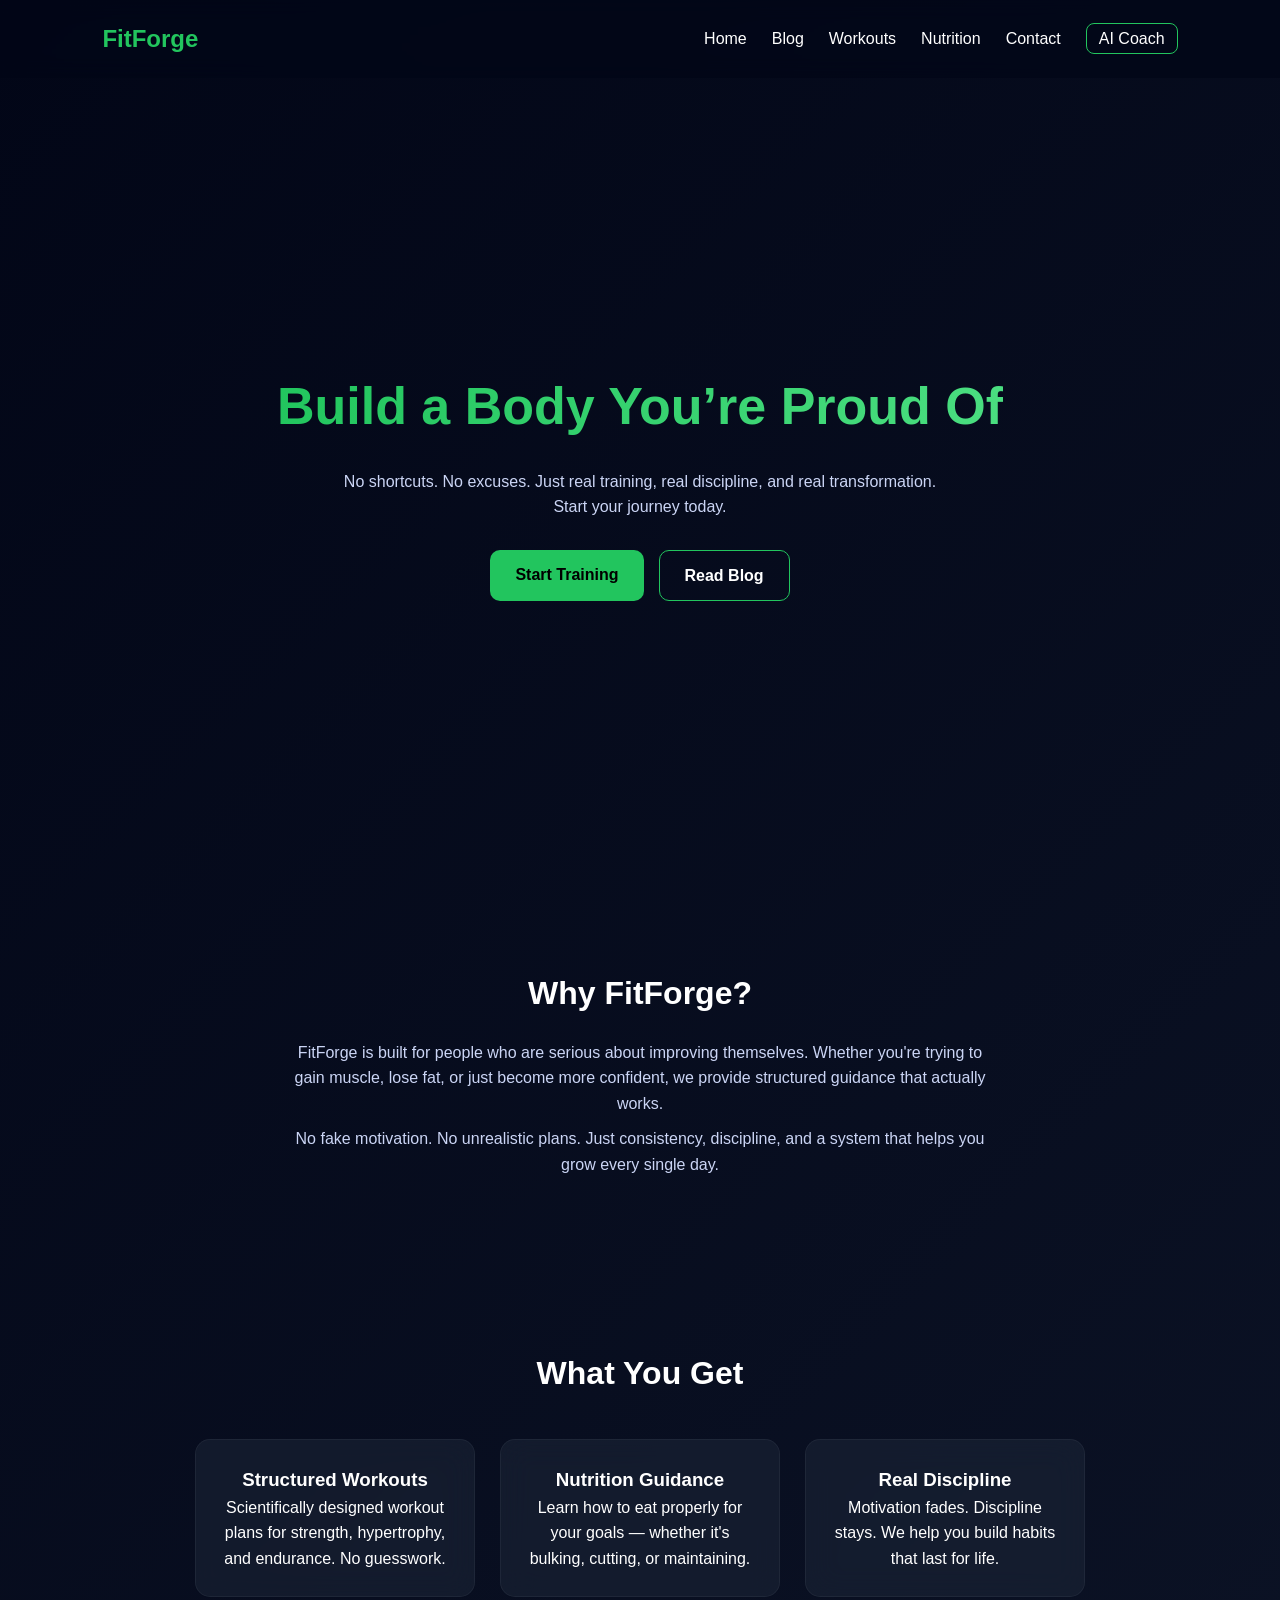
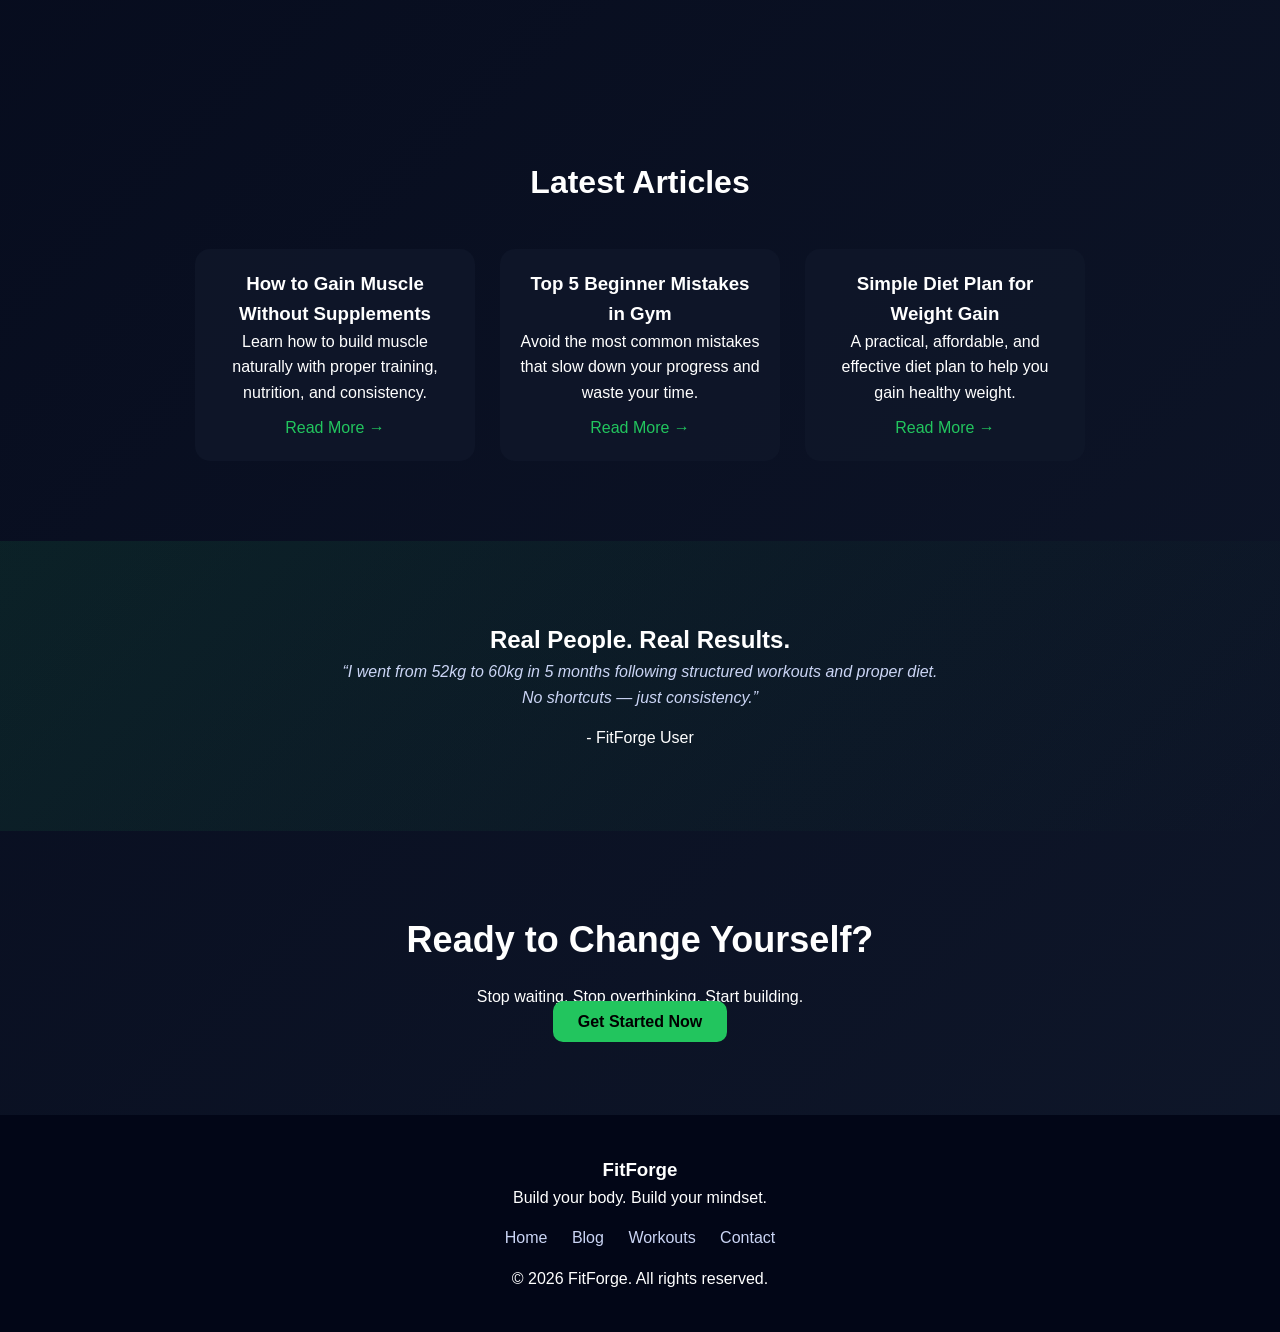
<file: index.html>
<!DOCTYPE html>
<html lang="en">
<head>
  <meta charset="UTF-8">
  <meta name="viewport" content="width=device-width, initial-scale=1.0">
  <title>FitForge | Transform Yourself</title>
  <link rel="stylesheet" href="style.css">
</head>

<body>

<!-- ================= NAVBAR ================= -->
<header>
  <nav class="navbar">
    <h1 class="logo">FitForge</h1>
    <ul class="nav-links">
      <li><a href="#">Home</a></li>
      <li><a href="blog.html">Blog</a></li>
      <li><a href="workouts.html">Workouts</a></li>
      <li><a href="contact.html">Nutrition</a></li>
      <li><a href="contact.html">Contact</a></li>
      <li><a href="ai.html" class="ai-btn">AI Coach</a></li>
    </ul>
  </nav>
</header>


<!-- ================= HERO SECTION ================= -->
<section class="hero">
  <div class="hero-content">
    <h2>Build a Body You’re Proud Of</h2>
    <p>
      No shortcuts. No excuses. Just real training, real discipline, 
      and real transformation. Start your journey today.
    </p>
    <div class="hero-buttons">
      <a href="#" class="btn primary">Start Training</a>
      <a href="#" class="btn secondary">Read Blog</a>
    </div>
  </div>
</section>


<!-- ================= ABOUT ================= -->
<section class="about">
  <div class="about-content">
    <h2>Why FitForge?</h2>
    <p>
      FitForge is built for people who are serious about improving themselves.
      Whether you're trying to gain muscle, lose fat, or just become more confident,
      we provide structured guidance that actually works.
    </p>
    <p>
      No fake motivation. No unrealistic plans. Just consistency, discipline,
      and a system that helps you grow every single day.
    </p>
  </div>
</section>


<!-- ================= FEATURES ================= -->
<section class="features">
  <h2 class="section-title">What You Get</h2>

  <div class="features-container">

    <div class="card">
      <h3>Structured Workouts</h3>
      <p>
        Scientifically designed workout plans for strength, hypertrophy,
        and endurance. No guesswork.
      </p>
    </div>

    <div class="card">
      <h3>Nutrition Guidance</h3>
      <p>
        Learn how to eat properly for your goals — whether it's bulking,
        cutting, or maintaining.
      </p>
    </div>

    <div class="card">
      <h3>Real Discipline</h3>
      <p>
        Motivation fades. Discipline stays. We help you build habits
        that last for life.
      </p>
    </div>

  </div>
</section>


<!-- ================= BLOG PREVIEW ================= -->
<section class="blog-preview">
  <h2 class="section-title">Latest Articles</h2>

  <div class="blog-container">

    <div class="blog-card">
      <h3>How to Gain Muscle Without Supplements</h3>
      <p>
        Learn how to build muscle naturally with proper training,
        nutrition, and consistency.
      </p>
      <a href="#">Read More →</a>
    </div>

    <div class="blog-card">
      <h3>Top 5 Beginner Mistakes in Gym</h3>
      <p>
        Avoid the most common mistakes that slow down your progress
        and waste your time.
      </p>
      <a href="#">Read More →</a>
    </div>

    <div class="blog-card">
      <h3>Simple Diet Plan for Weight Gain</h3>
      <p>
        A practical, affordable, and effective diet plan to help
        you gain healthy weight.
      </p>
      <a href="#">Read More →</a>
    </div>

  </div>
</section>


<!-- ================= TESTIMONIAL ================= -->
<section class="testimonial">
  <div class="testimonial-content">
    <h2>Real People. Real Results.</h2>
    <p>
      “I went from 52kg to 60kg in 5 months following structured workouts 
      and proper diet. No shortcuts — just consistency.”
    </p>
    <span>- FitForge User</span>
  </div>
</section>


<!-- ================= CTA ================= -->
<section class="cta">
  <h2>Ready to Change Yourself?</h2>
  <p>
    Stop waiting. Stop overthinking. Start building.
  </p>
  <a href="#" class="btn primary">Get Started Now</a>
</section>


<!-- ================= FOOTER ================= -->
<footer>
  <div class="footer-content">
    <h3>FitForge</h3>
    <p>Build your body. Build your mindset.</p>

    <div class="footer-links">
      <a href="#">Home</a>
      <a href="#">Blog</a>
      <a href="#">Workouts</a>
      <a href="#">Contact</a>
    </div>

    <p class="copyright">© 2026 FitForge. All rights reserved.</p>
  </div>
</footer>


</body>
</html>
</file>
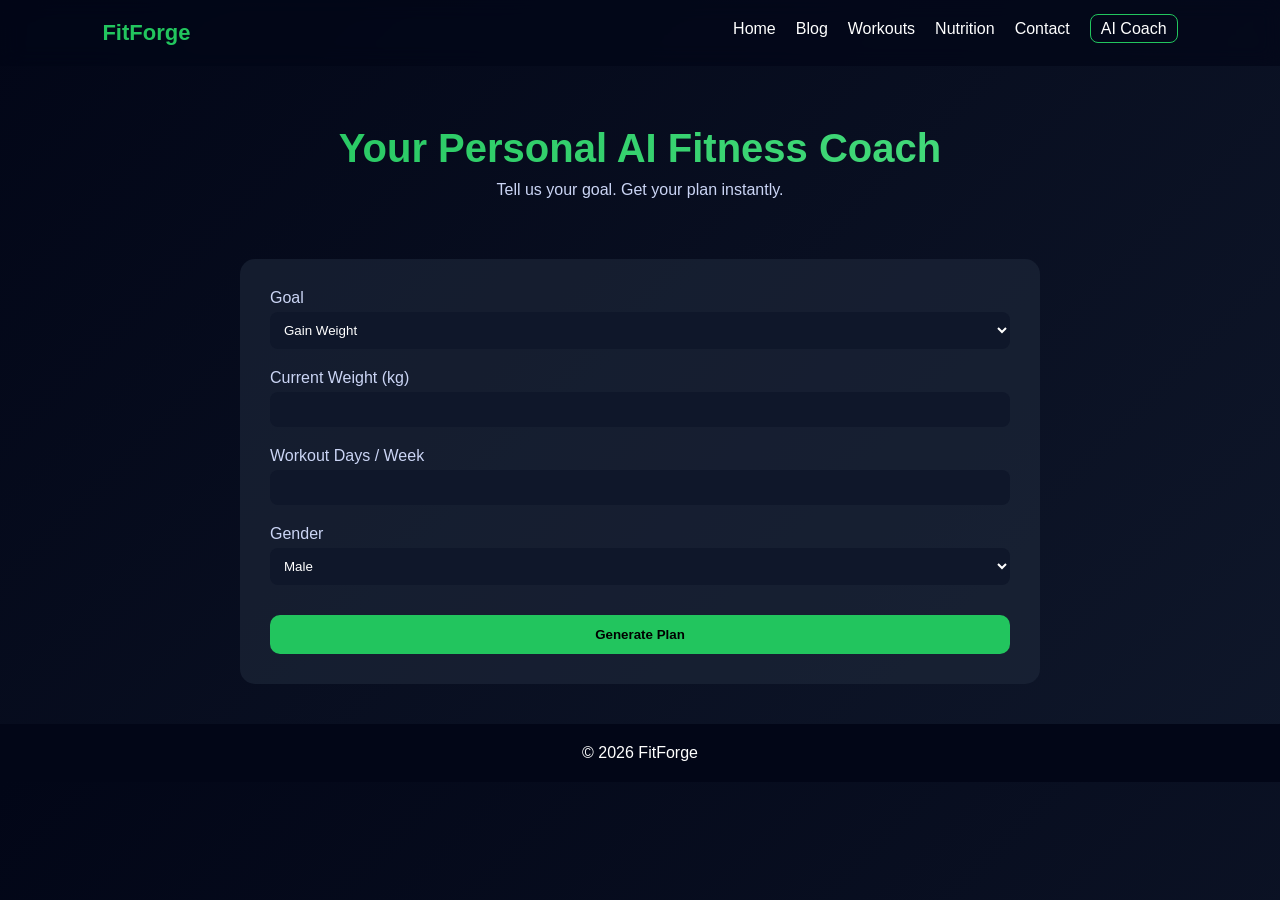
<file: ai.html>
<!DOCTYPE html>
<html lang="en">
<head>
  <meta charset="UTF-8">
  <meta name="viewport" content="width=device-width, initial-scale=1.0">
  <title>AI Coach | FitForge</title>

  <style>
    * {
      margin: 0;
      padding: 0;
      box-sizing: border-box;
      font-family: 'Segoe UI', sans-serif;
    }

    body {
      background: linear-gradient(135deg, #020617, #0f172a);
      color: white;
    }

    /* NAVBAR */
    .navbar {
      display: flex;
      justify-content: space-between;
      padding: 20px 8%;
      background: rgba(2, 6, 23, 0.7);
      backdrop-filter: blur(10px);
    }

    .logo {
      color: #22c55e;
      font-weight: bold;
      font-size: 22px;
    }

    .nav-links {
      display: flex;
      gap: 20px;
      list-style: none;
    }

    .nav-links a {
      text-decoration: none;
      color: white;
    }

    .nav-links a:hover {
      color: #22c55e;
    }

    .ai-btn {
      border: 1px solid #22c55e;
      padding: 5px 10px;
      border-radius: 8px;
    }

    /* HERO */
    .hero {
      text-align: center;
      padding: 60px 10%;
    }

    .hero h2 {
      font-size: 40px;
      background: linear-gradient(90deg, #22c55e, #4ade80);
      -webkit-background-clip: text;
      color: transparent;
    }

    .hero p {
      color: #cbd5f5;
      margin-top: 10px;
    }

    /* CONTAINER */
    .ai-container {
      max-width: 800px;
      margin: auto;
      padding: 30px;
      background: rgba(30, 41, 59, 0.6);
      border-radius: 15px;
    }

    .input-group {
      margin-bottom: 20px;
    }

    .input-group label {
      display: block;
      margin-bottom: 5px;
      color: #cbd5f5;
    }

    .input-group input,
    .input-group select {
      width: 100%;
      padding: 10px;
      border-radius: 8px;
      border: none;
      outline: none;
      background: #0f172a;
      color: white;
    }

    /* BUTTON */
    button {
      width: 100%;
      padding: 12px;
      border: none;
      background: #22c55e;
      color: black;
      font-weight: bold;
      border-radius: 10px;
      cursor: pointer;
      margin-top: 10px;
      transition: 0.3s;
    }

    button:hover {
      box-shadow: 0 0 20px #22c55e;
    }

    /* OUTPUT */
    .output {
      margin-top: 30px;
      padding: 20px;
      border-radius: 10px;
      background: rgba(15, 23, 42, 0.9);
      display: none;
    }

    .output h3 {
      margin-bottom: 10px;
      color: #22c55e;
    }

    footer {
      text-align: center;
      padding: 20px;
      margin-top: 40px;
      background: #020617;
    }

  </style>
</head>

<body>

<header>
  <nav class="navbar">
    <h1 class="logo">FitForge</h1>
    <ul class="nav-links">
      <li><a href="index.html">Home</a></li>
      <li><a href="blog.html">Blog</a></li>
      <li><a href="workouts.html">Workouts</a></li>
      <li><a href="nutrition.html">Nutrition</a></li>
      <li><a href="contact.html">Contact</a></li>
      <li><a href="ai.html" class="ai-btn">AI Coach</a></li>
    </ul>
  </nav>
</header>

<section class="hero">
  <h2>Your Personal AI Fitness Coach</h2>
  <p>Tell us your goal. Get your plan instantly.</p>
</section>

<section class="ai-container">

  <div class="input-group">
    <label>Goal</label>
    <select id="goal">
      <option>Gain Weight</option>
      <option>Lose Fat</option>
      <option>Build Muscle</option>
    </select>
  </div>

  <div class="input-group">
    <label>Current Weight (kg)</label>
    <input type="number" id="weight">
  </div>

  <div class="input-group">
    <label>Workout Days / Week</label>
    <input type="number" id="days">
  </div>

  <div class="input-group">
    <label>Gender</label>
    <select id="gender">
      <option>Male</option>
      <option>Female</option>
    </select>
  </div>

  <button onclick="generatePlan()">Generate Plan</button>

  <div class="output" id="outputBox">
    <h3>Your Plan</h3>
    <p id="result"></p>
  </div>

</section>

<footer>
  <p>© 2026 FitForge</p>
</footer>

<script>
  function generatePlan() {
    let goal = document.getElementById("goal").value;
    let days = document.getElementById("days").value;

    let plan = "";

    if(goal === "Gain Weight") {
      plan = "Eat in calorie surplus. Focus on rice, paneer, milk, nuts. Train 4-5 days with compound lifts.";
    }
    else if(goal === "Lose Fat") {
      plan = "Maintain calorie deficit. Increase protein intake. Do cardio + weight training " + days + " days/week.";
    }
    else {
      plan = "Train heavy with progressive overload. Focus on protein intake and proper recovery.";
    }

    document.getElementById("outputBox").style.display = "block";
    document.getElementById("result").innerText = plan;
  }
</script>

</body>
</html>
</file>
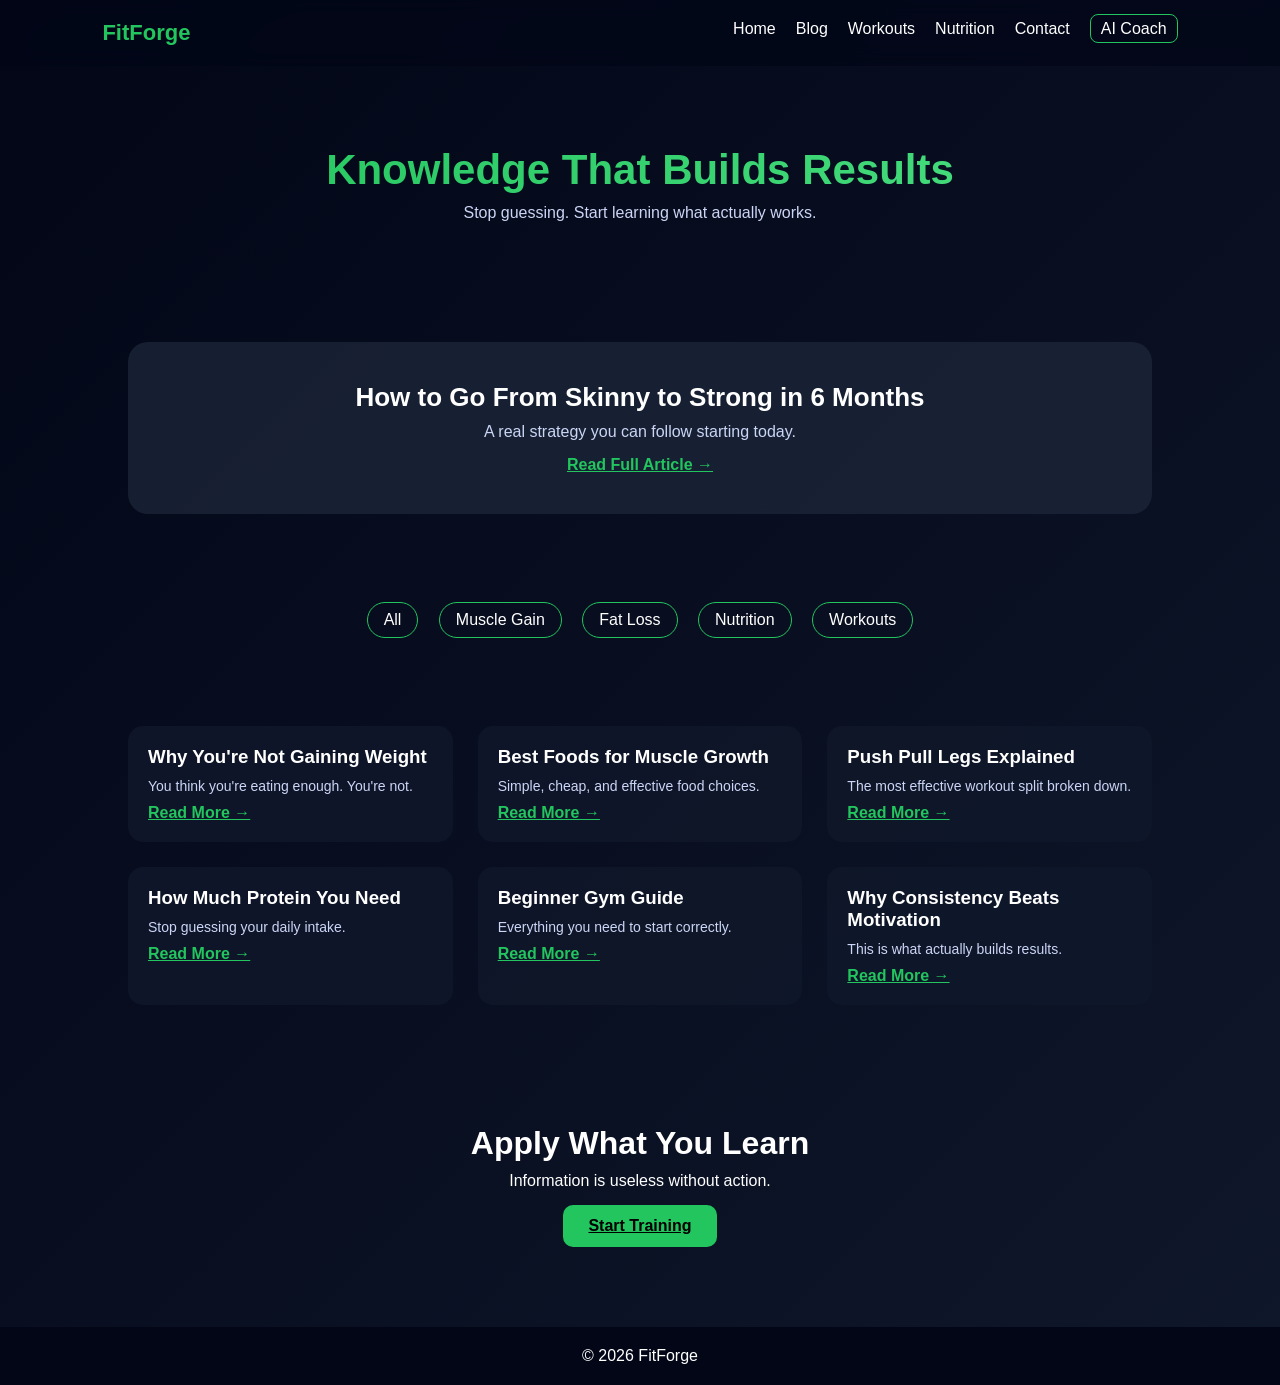
<file: blog.html>
<!DOCTYPE html>
<html lang="en">
<head>
  <meta charset="UTF-8">
  <meta name="viewport" content="width=device-width, initial-scale=1.0">
  <title>FitForge Blog</title>

  <style>
    * {
      margin: 0;
      padding: 0;
      box-sizing: border-box;
      font-family: 'Segoe UI', sans-serif;
    }

    body {
      background: linear-gradient(135deg, #020617, #0f172a);
      color: white;
    }

    /* NAVBAR */
    .navbar {
      display: flex;
      justify-content: space-between;
      padding: 20px 8%;
      background: rgba(2, 6, 23, 0.7);
      backdrop-filter: blur(10px);
    }

    .logo {
      color: #22c55e;
      font-weight: bold;
      font-size: 22px;
    }

    .nav-links {
      display: flex;
      gap: 20px;
      list-style: none;
    }

    .nav-links a {
      text-decoration: none;
      color: white;
      transition: 0.3s;
    }

    .nav-links a:hover {
      color: #22c55e;
    }

    .ai-btn {
      border: 1px solid #22c55e;
      padding: 5px 10px;
      border-radius: 8px;
    }

    /* HERO */
    .hero {
      text-align: center;
      padding: 80px 10%;
    }

    .hero h2 {
      font-size: 42px;
      background: linear-gradient(90deg, #22c55e, #4ade80);
      -webkit-background-clip: text;
      color: transparent;
    }

    .hero p {
      color: #cbd5f5;
      margin-top: 10px;
    }

    /* FEATURED */
    .featured {
      padding: 40px 10%;
    }

    .featured-card {
      padding: 40px;
      border-radius: 20px;
      background: rgba(30, 41, 59, 0.7);
      text-align: center;
      transition: 0.3s;
    }

    .featured-card:hover {
      transform: scale(1.02);
      box-shadow: 0 10px 40px rgba(34,197,94,0.2);
    }

    .featured-card h3 {
      font-size: 26px;
      margin-bottom: 10px;
    }

    .featured-card p {
      color: #cbd5f5;
      margin-bottom: 15px;
    }

    .featured-card a {
      color: #22c55e;
      font-weight: bold;
    }

    /* FILTERS */
    .filters {
      padding: 40px 10%;
      text-align: center;
    }

    .filter-btn {
      display: inline-block;
      margin: 8px;
      padding: 8px 16px;
      border-radius: 20px;
      border: 1px solid #22c55e;
      cursor: pointer;
      transition: 0.3s;
    }

    .filter-btn:hover {
      background: #22c55e;
      color: black;
    }

    /* BLOG GRID */
    .blog-grid {
      padding: 40px 10%;
      display: grid;
      grid-template-columns: repeat(auto-fit, minmax(260px, 1fr));
      gap: 25px;
    }

    .blog-card {
      background: rgba(15, 23, 42, 0.9);
      padding: 20px;
      border-radius: 15px;
      transition: 0.3s;
    }

    .blog-card:hover {
      transform: translateY(-8px);
      box-shadow: 0 10px 30px rgba(0,0,0,0.5);
    }

    .blog-card h3 {
      margin-bottom: 10px;
    }

    .blog-card p {
      color: #cbd5f5;
      font-size: 14px;
      margin-bottom: 10px;
    }

    .blog-card a {
      color: #22c55e;
      font-weight: bold;
    }

    /* CTA */
    .cta {
      text-align: center;
      padding: 80px 10%;
    }

    .cta h2 {
      font-size: 32px;
      margin-bottom: 10px;
    }

    .btn {
      display: inline-block;
      margin-top: 15px;
      padding: 12px 25px;
      background: #22c55e;
      color: black;
      border-radius: 10px;
      font-weight: bold;
    }

    /* FOOTER */
    footer {
      text-align: center;
      padding: 20px;
      background: #020617;
    }

    /* RESPONSIVE */
    @media (max-width: 768px) {
      .navbar {
        flex-direction: column;
        gap: 10px;
      }
    }

  </style>

</head>

<body>

<header>
  <nav class="navbar">
    <h1 class="logo">FitForge</h1>
    <ul class="nav-links">
      <li><a href="index.html">Home</a></li>
      <li><a href="blog.html">Blog</a></li>
      <li><a href="workouts.html">Workouts</a></li>
      <li><a href="nutrition.html">Nutrition</a></li>
      <li><a href="contact.html">Contact</a></li>
      <li><a href="ai.html" class="ai-btn">AI Coach</a></li>
    </ul>
  </nav>
</header>

<section class="hero">
  <h2>Knowledge That Builds Results</h2>
  <p>Stop guessing. Start learning what actually works.</p>
</section>

<section class="featured">
  <div class="featured-card">
    <h3>How to Go From Skinny to Strong in 6 Months</h3>
    <p>A real strategy you can follow starting today.</p>
    <a href="#">Read Full Article →</a>
  </div>
</section>

<section class="filters">
  <span class="filter-btn">All</span>
  <span class="filter-btn">Muscle Gain</span>
  <span class="filter-btn">Fat Loss</span>
  <span class="filter-btn">Nutrition</span>
  <span class="filter-btn">Workouts</span>
</section>

<section class="blog-grid">

  <div class="blog-card">
    <h3>Why You're Not Gaining Weight</h3>
    <p>You think you're eating enough. You're not.</p>
    <a href="#">Read More →</a>
  </div>

  <div class="blog-card">
    <h3>Best Foods for Muscle Growth</h3>
    <p>Simple, cheap, and effective food choices.</p>
    <a href="#">Read More →</a>
  </div>

  <div class="blog-card">
    <h3>Push Pull Legs Explained</h3>
    <p>The most effective workout split broken down.</p>
    <a href="#">Read More →</a>
  </div>

  <div class="blog-card">
    <h3>How Much Protein You Need</h3>
    <p>Stop guessing your daily intake.</p>
    <a href="#">Read More →</a>
  </div>

  <div class="blog-card">
    <h3>Beginner Gym Guide</h3>
    <p>Everything you need to start correctly.</p>
    <a href="#">Read More →</a>
  </div>

  <div class="blog-card">
    <h3>Why Consistency Beats Motivation</h3>
    <p>This is what actually builds results.</p>
    <a href="#">Read More →</a>
  </div>

</section>

<section class="cta">
  <h2>Apply What You Learn</h2>
  <p>Information is useless without action.</p>
  <a href="#" class="btn">Start Training</a>
</section>

<footer>
  <p>© 2026 FitForge</p>
</footer>

</body>
</html>
</file>
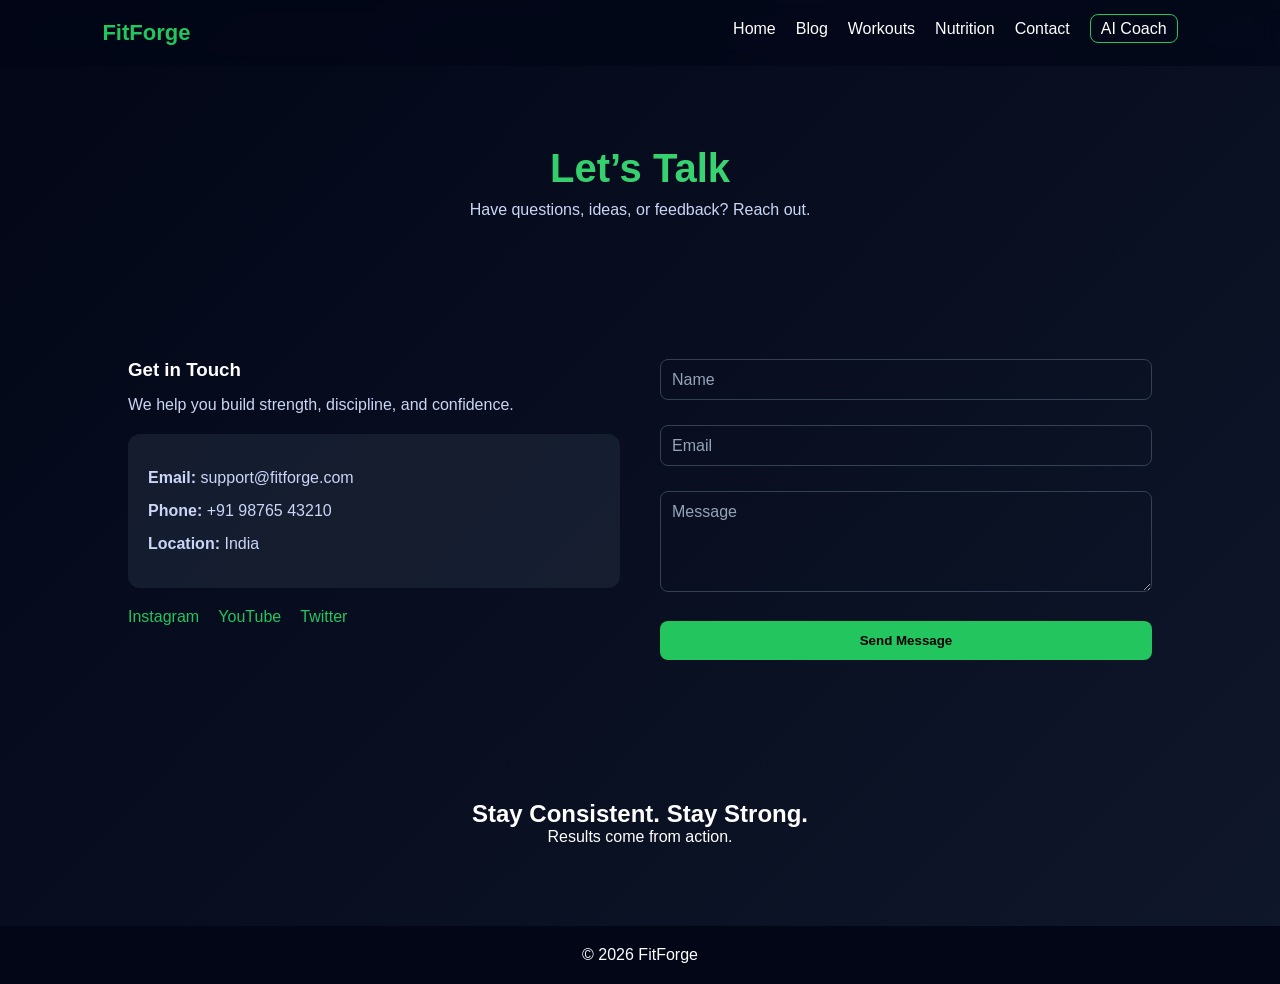
<file: contact.html>
<!DOCTYPE html>
<html lang="en">
<head>
  <meta charset="UTF-8">
  <meta name="viewport" content="width=device-width, initial-scale=1.0">
  <title>Contact | FitForge</title>

  <style>
    * {
      margin: 0;
      padding: 0;
      box-sizing: border-box;
      font-family: 'Segoe UI', sans-serif;
    }

    body {
      background: linear-gradient(135deg, #020617, #0f172a);
      color: white;
    }

    /* NAVBAR */
    .navbar {
      display: flex;
      justify-content: space-between;
      padding: 20px 8%;
      background: rgba(2, 6, 23, 0.7);
      backdrop-filter: blur(10px);
    }

    .logo {
      color: #22c55e;
      font-size: 22px;
      font-weight: bold;
    }

    .nav-links {
      display: flex;
      gap: 20px;
      list-style: none;
    }

    .nav-links a {
      text-decoration: none;
      color: white;
      transition: 0.3s;
    }

    .nav-links a:hover {
      color: #22c55e;
    }

    .ai-btn {
      border: 1px solid #22c55e;
      padding: 5px 10px;
      border-radius: 8px;
    }

    /* HERO */
    .contact-hero {
      text-align: center;
      padding: 80px 10%;
    }

    .contact-hero h2 {
      font-size: 40px;
      background: linear-gradient(90deg, #22c55e, #4ade80);
      -webkit-background-clip: text;
      color: transparent;
    }

    .contact-hero p {
      color: #cbd5f5;
      margin-top: 10px;
    }

    /* MAIN */
    .contact-container {
      display: flex;
      justify-content: space-between;
      gap: 40px;
      padding: 60px 10%;
      flex-wrap: wrap;
    }

    /* LEFT */
    .contact-info {
      flex: 1;
      min-width: 300px;
    }

    .contact-info p {
      color: #cbd5f5;
      margin: 15px 0;
    }

    .info-box {
      margin-top: 20px;
      padding: 20px;
      background: rgba(30, 41, 59, 0.6);
      border-radius: 12px;
    }

    .socials {
      margin-top: 20px;
    }

    .socials span {
      margin-right: 15px;
      cursor: pointer;
      color: #22c55e;
    }

    /* RIGHT FORM */
    .contact-form {
      flex: 1;
      min-width: 300px;
    }

    .input-group {
      position: relative;
      margin-bottom: 25px;
    }

    .input-group input,
    .input-group textarea {
      width: 100%;
      padding: 12px;
      background: transparent;
      border: 1px solid #334155;
      border-radius: 8px;
      color: white;
      outline: none;
    }

    .input-group label {
      position: absolute;
      top: 12px;
      left: 12px;
      color: #94a3b8;
      pointer-events: none;
      transition: 0.3s;
    }

    .input-group input:focus + label,
    .input-group input:valid + label,
    .input-group textarea:focus + label,
    .input-group textarea:valid + label {
      top: -10px;
      left: 8px;
      font-size: 12px;
      color: #22c55e;
      background: #0f172a;
      padding: 0 5px;
    }

    button {
      width: 100%;
      padding: 12px;
      border: none;
      background: #22c55e;
      color: black;
      font-weight: bold;
      border-radius: 8px;
      cursor: pointer;
      transition: 0.3s;
    }

    button:hover {
      box-shadow: 0 0 20px #22c55e;
    }

    /* CTA */
    .cta {
      text-align: center;
      padding: 80px 10%;
    }

    /* FOOTER */
    footer {
      text-align: center;
      padding: 20px;
      background: #020617;
    }

    /* RESPONSIVE */
    @media (max-width: 768px) {
      .contact-container {
        flex-direction: column;
      }
    }
  </style>

</head>

<body>

<header>
  <nav class="navbar">
    <h1 class="logo">FitForge</h1>
    <ul class="nav-links">
      <li><a href="index.html">Home</a></li>
      <li><a href="blog.html">Blog</a></li>
      <li><a href="workouts.html">Workouts</a></li>
      <li><a href="nutrition.html">Nutrition</a></li>
      <li><a href="contact.html">Contact</a></li>
      <li><a href="ai.html" class="ai-btn">AI Coach</a></li>
    </ul>
  </nav>
</header>

<section class="contact-hero">
  <h2>Let’s Talk</h2>
  <p>Have questions, ideas, or feedback? Reach out.</p>
</section>

<section class="contact-container">

  <div class="contact-info">
    <h3>Get in Touch</h3>
    <p>We help you build strength, discipline, and confidence.</p>

    <div class="info-box">
      <p><strong>Email:</strong> support@fitforge.com</p>
      <p><strong>Phone:</strong> +91 98765 43210</p>
      <p><strong>Location:</strong> India</p>
    </div>

    <div class="socials">
      <span>Instagram</span>
      <span>YouTube</span>
      <span>Twitter</span>
    </div>
  </div>

  <div class="contact-form">
    <form>
      <div class="input-group">
        <input type="text" required>
        <label>Name</label>
      </div>

      <div class="input-group">
        <input type="email" required>
        <label>Email</label>
      </div>

      <div class="input-group">
        <textarea rows="5" required></textarea>
        <label>Message</label>
      </div>

      <button type="submit">Send Message</button>
    </form>
  </div>

</section>

<section class="cta">
  <h2>Stay Consistent. Stay Strong.</h2>
  <p>Results come from action.</p>
</section>

<footer>
  <p>© 2026 FitForge</p>
</footer>

</body>
</html>
</file>
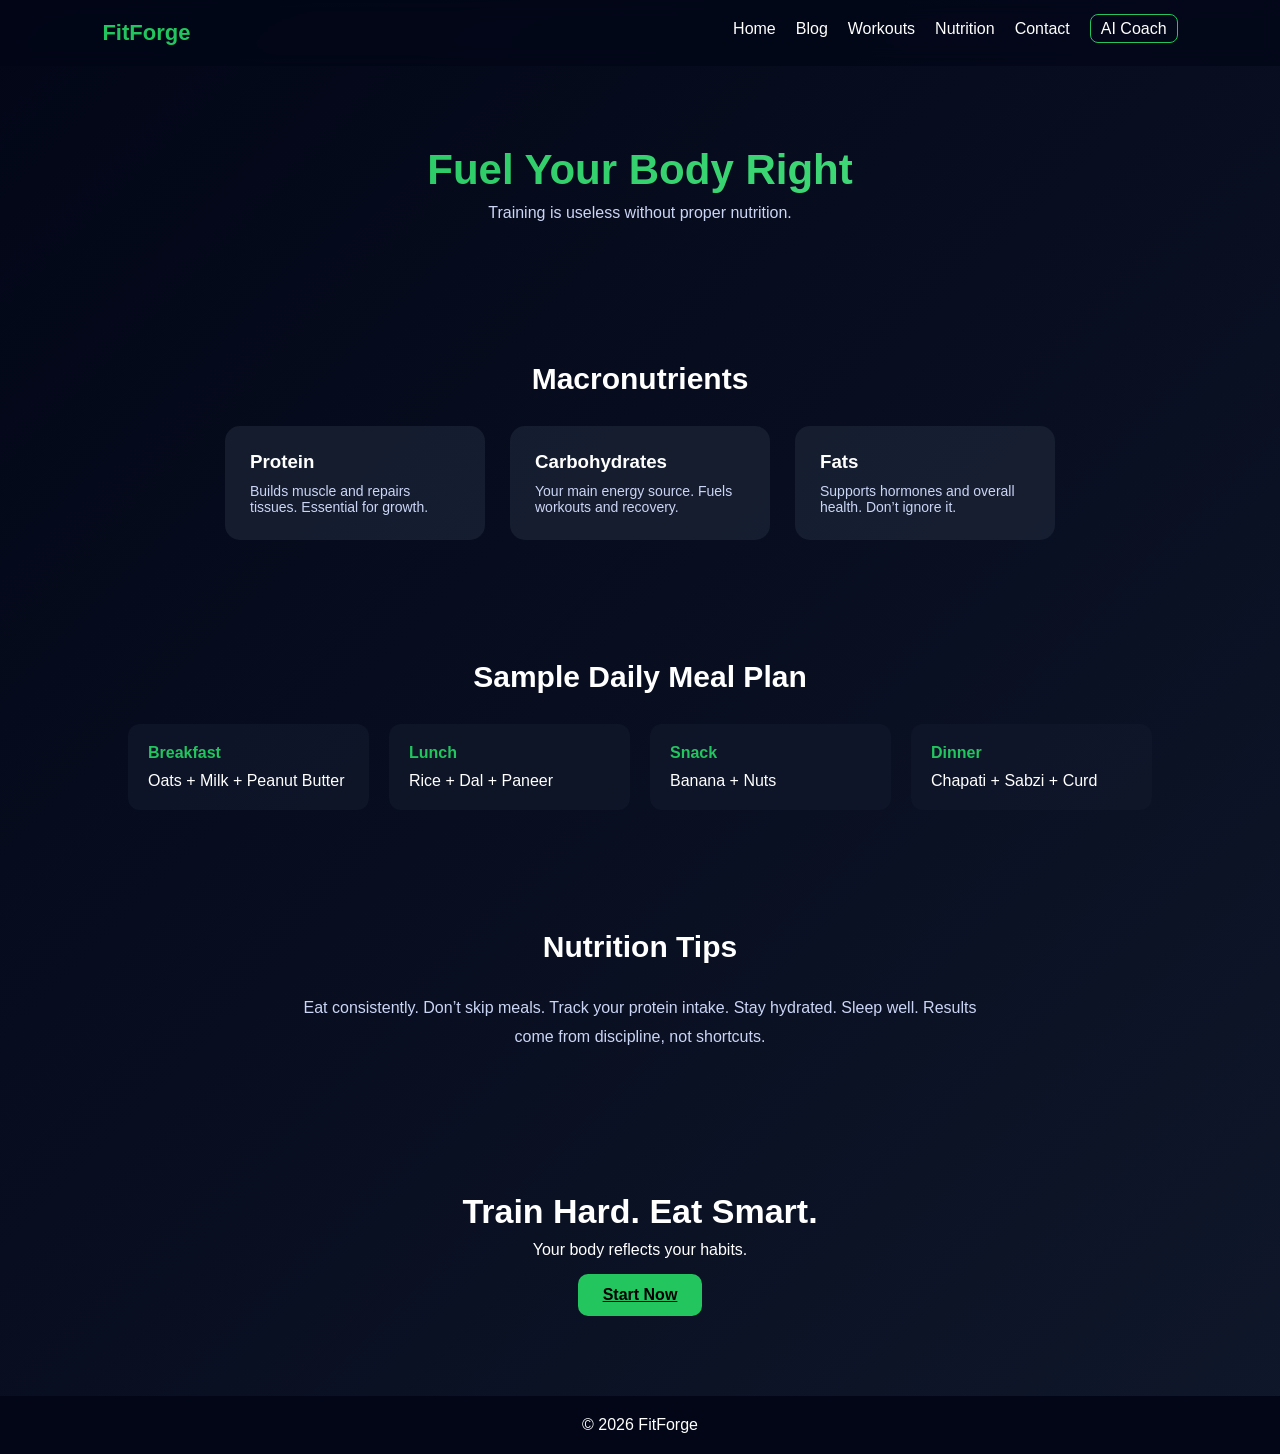
<file: nutrition.html>
<!DOCTYPE html>
<html lang="en">
<head>
  <meta charset="UTF-8">
  <meta name="viewport" content="width=device-width, initial-scale=1.0">
  <title>Nutrition | FitForge</title>

  <style>
    * {
      margin: 0;
      padding: 0;
      box-sizing: border-box;
      font-family: 'Segoe UI', sans-serif;
    }

    body {
      background: linear-gradient(135deg, #020617, #0f172a);
      color: white;
    }

    /* NAVBAR */
    .navbar {
      display: flex;
      justify-content: space-between;
      padding: 20px 8%;
      background: rgba(2, 6, 23, 0.7);
      backdrop-filter: blur(10px);
    }

    .logo {
      color: #22c55e;
      font-size: 22px;
      font-weight: bold;
    }

    .nav-links {
      display: flex;
      gap: 20px;
      list-style: none;
    }

    .nav-links a {
      text-decoration: none;
      color: white;
      transition: 0.3s;
    }

    .nav-links a:hover {
      color: #22c55e;
    }

    .ai-btn {
      border: 1px solid #22c55e;
      padding: 5px 10px;
      border-radius: 8px;
    }

    /* HERO */
    .nutrition-hero {
      text-align: center;
      padding: 80px 10%;
    }

    .nutrition-hero h2 {
      font-size: 42px;
      background: linear-gradient(90deg, #22c55e, #4ade80);
      -webkit-background-clip: text;
      color: transparent;
    }

    .nutrition-hero p {
      color: #cbd5f5;
      margin-top: 10px;
    }

    /* SECTION */
    section {
      padding: 60px 10%;
    }

    .section-title {
      font-size: 30px;
      margin-bottom: 30px;
      text-align: center;
    }

    /* CARDS */
    .card-container {
      display: flex;
      gap: 25px;
      flex-wrap: wrap;
      justify-content: center;
    }

    .card {
      background: rgba(30, 41, 59, 0.6);
      padding: 25px;
      border-radius: 15px;
      width: 260px;
      transition: 0.3s;
    }

    .card:hover {
      transform: translateY(-10px);
      box-shadow: 0 10px 30px rgba(34, 197, 94, 0.3);
    }

    .card h3 {
      margin-bottom: 10px;
    }

    .card p {
      color: #cbd5f5;
      font-size: 14px;
    }

    /* MEAL PLAN */
    .meal-plan {
      display: grid;
      grid-template-columns: repeat(auto-fit, minmax(220px, 1fr));
      gap: 20px;
    }

    .meal {
      background: rgba(15, 23, 42, 0.8);
      padding: 20px;
      border-radius: 12px;
    }

    .meal h4 {
      margin-bottom: 10px;
      color: #22c55e;
    }

    /* TIPS */
    .tips {
      max-width: 700px;
      margin: auto;
      text-align: center;
      color: #cbd5f5;
      line-height: 1.8;
    }

    /* CTA */
    .cta {
      text-align: center;
      padding: 80px 10%;
    }

    .cta h2 {
      font-size: 34px;
      margin-bottom: 10px;
    }

    .btn {
      display: inline-block;
      margin-top: 15px;
      padding: 12px 25px;
      background: #22c55e;
      color: black;
      border-radius: 10px;
      font-weight: bold;
      transition: 0.3s;
    }

    .btn:hover {
      box-shadow: 0 0 20px #22c55e;
    }

    /* FOOTER */
    footer {
      text-align: center;
      padding: 20px;
      background: #020617;
    }

    /* RESPONSIVE */
    @media (max-width: 768px) {
      .navbar {
        flex-direction: column;
        gap: 10px;
      }
    }

  </style>

</head>

<body>

<!-- NAVBAR -->
<header>
  <nav class="navbar">
    <h1 class="logo">FitForge</h1>
    <ul class="nav-links">
      <li><a href="index.html">Home</a></li>
      <li><a href="blog.html">Blog</a></li>
      <li><a href="#">Workouts</a></li>
      <li><a href="nutrition.html">Nutrition</a></li>
      <li><a href="contact.html">Contact</a></li>
      <li><a href="ai.html" class="ai-btn">AI Coach</a></li>
    </ul>
  </nav>
</header>

<!-- HERO -->
<section class="nutrition-hero">
  <h2>Fuel Your Body Right</h2>
  <p>Training is useless without proper nutrition.</p>
</section>

<!-- MACROS -->
<section>
  <h2 class="section-title">Macronutrients</h2>

  <div class="card-container">
    <div class="card">
      <h3>Protein</h3>
      <p>Builds muscle and repairs tissues. Essential for growth.</p>
    </div>

    <div class="card">
      <h3>Carbohydrates</h3>
      <p>Your main energy source. Fuels workouts and recovery.</p>
    </div>

    <div class="card">
      <h3>Fats</h3>
      <p>Supports hormones and overall health. Don’t ignore it.</p>
    </div>
  </div>
</section>

<!-- SAMPLE MEAL PLAN -->
<section>
  <h2 class="section-title">Sample Daily Meal Plan</h2>

  <div class="meal-plan">
    <div class="meal">
      <h4>Breakfast</h4>
      <p>Oats + Milk + Peanut Butter</p>
    </div>

    <div class="meal">
      <h4>Lunch</h4>
      <p>Rice + Dal + Paneer</p>
    </div>

    <div class="meal">
      <h4>Snack</h4>
      <p>Banana + Nuts</p>
    </div>

    <div class="meal">
      <h4>Dinner</h4>
      <p>Chapati + Sabzi + Curd</p>
    </div>
  </div>
</section>

<!-- TIPS -->
<section>
  <h2 class="section-title">Nutrition Tips</h2>

  <div class="tips">
    <p>
      Eat consistently. Don’t skip meals. Track your protein intake.
      Stay hydrated. Sleep well. Results come from discipline, not shortcuts.
    </p>
  </div>
</section>

<!-- CTA -->
<section class="cta">
  <h2>Train Hard. Eat Smart.</h2>
  <p>Your body reflects your habits.</p>
  <a href="#" class="btn">Start Now</a>
</section>

<!-- FOOTER -->
<footer>
  <p>© 2026 FitForge</p>
</footer>

</body>
</html>
</file>
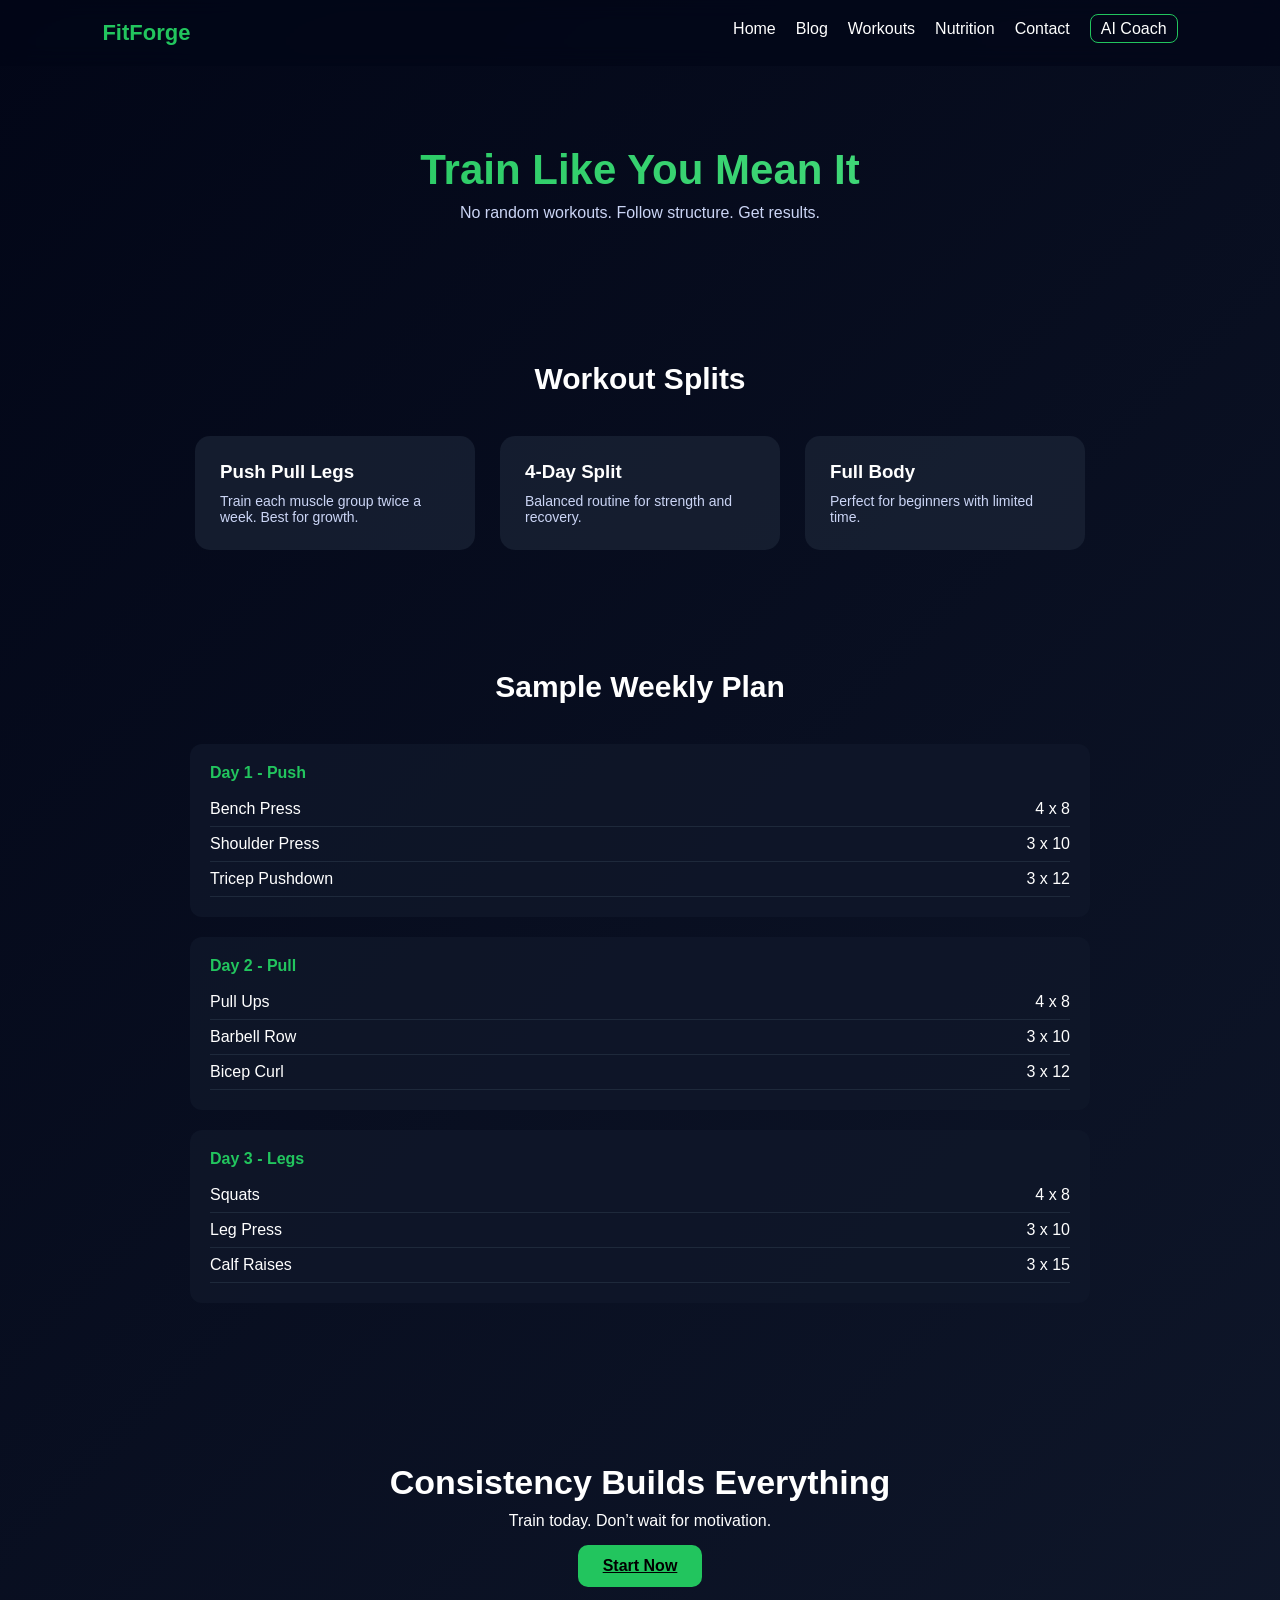
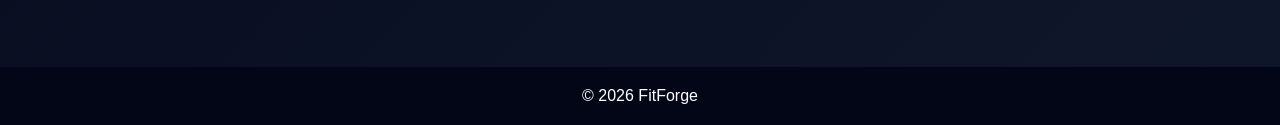
<file: workouts.html>
<!DOCTYPE html>
<html lang="en">
<head>
  <meta charset="UTF-8">
  <meta name="viewport" content="width=device-width, initial-scale=1.0">
  <title>Workouts | FitForge</title>

  <style>
    * {
      margin: 0;
      padding: 0;
      box-sizing: border-box;
      font-family: 'Segoe UI', sans-serif;
    }

    body {
      background: linear-gradient(135deg, #020617, #0f172a);
      color: white;
    }

    /* NAVBAR */
    .navbar {
      display: flex;
      justify-content: space-between;
      padding: 20px 8%;
      background: rgba(2, 6, 23, 0.7);
      backdrop-filter: blur(10px);
    }

    .logo {
      color: #22c55e;
      font-size: 22px;
      font-weight: bold;
    }

    .nav-links {
      display: flex;
      gap: 20px;
      list-style: none;
    }

    .nav-links a {
      text-decoration: none;
      color: white;
      transition: 0.3s;
    }

    .nav-links a:hover {
      color: #22c55e;
    }

    .ai-btn {
      border: 1px solid #22c55e;
      padding: 5px 10px;
      border-radius: 8px;
    }

    /* HERO */
    .workout-hero {
      text-align: center;
      padding: 80px 10%;
    }

    .workout-hero h2 {
      font-size: 42px;
      background: linear-gradient(90deg, #22c55e, #4ade80);
      -webkit-background-clip: text;
      color: transparent;
    }

    .workout-hero p {
      color: #cbd5f5;
      margin-top: 10px;
    }

    section {
      padding: 60px 10%;
    }

    .section-title {
      text-align: center;
      font-size: 30px;
      margin-bottom: 40px;
    }

    /* SPLIT CARDS */
    .split-container {
      display: flex;
      gap: 25px;
      flex-wrap: wrap;
      justify-content: center;
    }

    .split-card {
      width: 280px;
      padding: 25px;
      border-radius: 15px;
      background: rgba(30, 41, 59, 0.6);
      transition: 0.3s;
    }

    .split-card:hover {
      transform: translateY(-10px);
      box-shadow: 0 10px 30px rgba(34, 197, 94, 0.3);
    }

    .split-card h3 {
      margin-bottom: 10px;
    }

    .split-card p {
      color: #cbd5f5;
      font-size: 14px;
    }

    /* WORKOUT DETAILS */
    .workout-plan {
      max-width: 900px;
      margin: auto;
    }

    .day {
      background: rgba(15, 23, 42, 0.8);
      padding: 20px;
      border-radius: 12px;
      margin-bottom: 20px;
    }

    .day h4 {
      color: #22c55e;
      margin-bottom: 10px;
    }

    .exercise {
      display: flex;
      justify-content: space-between;
      padding: 8px 0;
      border-bottom: 1px solid #1e293b;
    }

    /* CTA */
    .cta {
      text-align: center;
      padding: 80px 10%;
    }

    .cta h2 {
      font-size: 34px;
      margin-bottom: 10px;
    }

    .btn {
      display: inline-block;
      margin-top: 15px;
      padding: 12px 25px;
      background: #22c55e;
      color: black;
      border-radius: 10px;
      font-weight: bold;
      transition: 0.3s;
    }

    .btn:hover {
      box-shadow: 0 0 20px #22c55e;
    }

    /* FOOTER */
    footer {
      text-align: center;
      padding: 20px;
      background: #020617;
    }

    /* RESPONSIVE */
    @media (max-width: 768px) {
      .navbar {
        flex-direction: column;
        gap: 10px;
      }
    }

  </style>

</head>

<body>

<!-- NAVBAR -->
<header>
  <nav class="navbar">
    <h1 class="logo">FitForge</h1>
    <ul class="nav-links">
      <li><a href="index.html">Home</a></li>
      <li><a href="blog.html">Blog</a></li>
      <li><a href="workouts.html">Workouts</a></li>
      <li><a href="nutrition.html">Nutrition</a></li>
      <li><a href="contact.html">Contact</a></li>
      <li><a href="ai.html" class="ai-btn">AI Coach</a></li>
    </ul>
  </nav>
</header>

<!-- HERO -->
<section class="workout-hero">
  <h2>Train Like You Mean It</h2>
  <p>No random workouts. Follow structure. Get results.</p>
</section>

<!-- SPLITS -->
<section>
  <h2 class="section-title">Workout Splits</h2>

  <div class="split-container">
    <div class="split-card">
      <h3>Push Pull Legs</h3>
      <p>Train each muscle group twice a week. Best for growth.</p>
    </div>

    <div class="split-card">
      <h3>4-Day Split</h3>
      <p>Balanced routine for strength and recovery.</p>
    </div>

    <div class="split-card">
      <h3>Full Body</h3>
      <p>Perfect for beginners with limited time.</p>
    </div>
  </div>
</section>

<!-- SAMPLE PLAN -->
<section>
  <h2 class="section-title">Sample Weekly Plan</h2>

  <div class="workout-plan">

    <div class="day">
      <h4>Day 1 - Push</h4>
      <div class="exercise"><span>Bench Press</span><span>4 x 8</span></div>
      <div class="exercise"><span>Shoulder Press</span><span>3 x 10</span></div>
      <div class="exercise"><span>Tricep Pushdown</span><span>3 x 12</span></div>
    </div>

    <div class="day">
      <h4>Day 2 - Pull</h4>
      <div class="exercise"><span>Pull Ups</span><span>4 x 8</span></div>
      <div class="exercise"><span>Barbell Row</span><span>3 x 10</span></div>
      <div class="exercise"><span>Bicep Curl</span><span>3 x 12</span></div>
    </div>

    <div class="day">
      <h4>Day 3 - Legs</h4>
      <div class="exercise"><span>Squats</span><span>4 x 8</span></div>
      <div class="exercise"><span>Leg Press</span><span>3 x 10</span></div>
      <div class="exercise"><span>Calf Raises</span><span>3 x 15</span></div>
    </div>

  </div>
</section>

<!-- CTA -->
<section class="cta">
  <h2>Consistency Builds Everything</h2>
  <p>Train today. Don’t wait for motivation.</p>
  <a href="#" class="btn">Start Now</a>
</section>

<!-- FOOTER -->
<footer>
  <p>© 2026 FitForge</p>
</footer>

</body>
</html>
</file>
<file: style.css>
/* ================= GLOBAL ================= */
* {
  margin: 0;
  padding: 0;
  box-sizing: border-box;
  font-family: 'Segoe UI', sans-serif;
}

body {
  background: linear-gradient(135deg, #020617, #0f172a);
  color: white;
  line-height: 1.6;
}

a {
  text-decoration: none;
  color: inherit;
}

/* ================= NAVBAR ================= */
.navbar {
  display: flex;
  justify-content: space-between;
  align-items: center;
  padding: 20px 8%;
  backdrop-filter: blur(10px);
  background: rgba(2, 6, 23, 0.7);
  position: sticky;
  top: 0;
  z-index: 1000;
}

.logo {
  font-size: 24px;
  font-weight: bold;
  color: #22c55e;
}

.nav-links {
  display: flex;
  gap: 25px;
  list-style: none;
}

.nav-links a {
  position: relative;
  transition: 0.3s;
}

.nav-links a::after {
  content: "";
  position: absolute;
  width: 0%;
  height: 2px;
  bottom: -5px;
  left: 0;
  background: #22c55e;
  transition: 0.3s;
}

.nav-links a:hover::after {
  width: 100%;
}

.ai-btn {
  border: 1px solid #22c55e;
  padding: 6px 12px;
  border-radius: 8px;
  transition: 0.3s;
}

.ai-btn:hover {
  background: #22c55e;
  color: black;
}

/* ================= HERO ================= */
.hero {
  height: 90vh;
  display: flex;
  justify-content: center;
  align-items: center;
  text-align: center;
  padding: 0 10%;
}

.hero-content h2 {
  font-size: 52px;
  margin-bottom: 20px;
  background: linear-gradient(90deg, #22c55e, #4ade80);
  -webkit-background-clip: text;
  color: transparent;
}

.hero-content p {
  max-width: 600px;
  margin: auto;
  margin-bottom: 30px;
  color: #cbd5f5;
}

.hero-buttons {
  display: flex;
  justify-content: center;
  gap: 15px;
}

/* ================= BUTTONS ================= */
.btn {
  padding: 12px 25px;
  border-radius: 10px;
  font-weight: bold;
  transition: 0.3s;
}

.primary {
  background: #22c55e;
  color: black;
}

.primary:hover {
  transform: scale(1.05);
  box-shadow: 0 0 20px #22c55e;
}

.secondary {
  border: 1px solid #22c55e;
}

.secondary:hover {
  background: #22c55e;
  color: black;
}

/* ================= ABOUT ================= */
.about {
  padding: 80px 10%;
  text-align: center;
}

.about h2 {
  font-size: 32px;
  margin-bottom: 20px;
}

.about p {
  max-width: 700px;
  margin: 10px auto;
  color: #cbd5f5;
}

/* ================= FEATURES ================= */
.features {
  padding: 80px 10%;
  text-align: center;
}

.section-title {
  font-size: 32px;
  margin-bottom: 40px;
}

.features-container {
  display: flex;
  justify-content: center;
  gap: 25px;
  flex-wrap: wrap;
}

.card {
  background: rgba(30, 41, 59, 0.5);
  backdrop-filter: blur(15px);
  padding: 25px;
  border-radius: 15px;
  width: 280px;
  transition: 0.3s;
  border: 1px solid rgba(255,255,255,0.05);
}

.card:hover {
  transform: translateY(-10px) scale(1.03);
  box-shadow: 0 10px 30px rgba(34, 197, 94, 0.3);
}

/* ================= BLOG ================= */
.blog-preview {
  padding: 80px 10%;
  text-align: center;
}

.blog-container {
  display: flex;
  gap: 25px;
  flex-wrap: wrap;
  justify-content: center;
}

.blog-card {
  width: 280px;
  padding: 20px;
  border-radius: 15px;
  background: rgba(15, 23, 42, 0.8);
  transition: 0.3s;
}

.blog-card:hover {
  transform: translateY(-8px);
  box-shadow: 0 10px 25px rgba(0,0,0,0.5);
}

.blog-card a {
  color: #22c55e;
  display: inline-block;
  margin-top: 10px;
}

/* ================= TESTIMONIAL ================= */
.testimonial {
  padding: 80px 10%;
  text-align: center;
  background: linear-gradient(135deg, rgba(34,197,94,0.1), transparent);
}

.testimonial p {
  max-width: 600px;
  margin: auto;
  font-style: italic;
  margin-bottom: 15px;
  color: #cbd5f5;
}

/* ================= CTA ================= */
.cta {
  text-align: center;
  padding: 80px 10%;
}

.cta h2 {
  font-size: 36px;
  margin-bottom: 15px;
}

/* ================= FOOTER ================= */
footer {
  background: #020617;
  text-align: center;
  padding: 40px 10%;
}

.footer-links {
  margin: 15px 0;
}

.footer-links a {
  margin: 0 10px;
  color: #cbd5f5;
}

.footer-links a:hover {
  color: #22c55e;
}

/* ================= RESPONSIVE ================= */
@media (max-width: 768px) {
  .hero-content h2 {
    font-size: 36px;
  }

  .navbar {
    flex-direction: column;
    gap: 10px;
  }

  .nav-links {
    flex-wrap: wrap;
    justify-content: center;
  }
}
</file>
